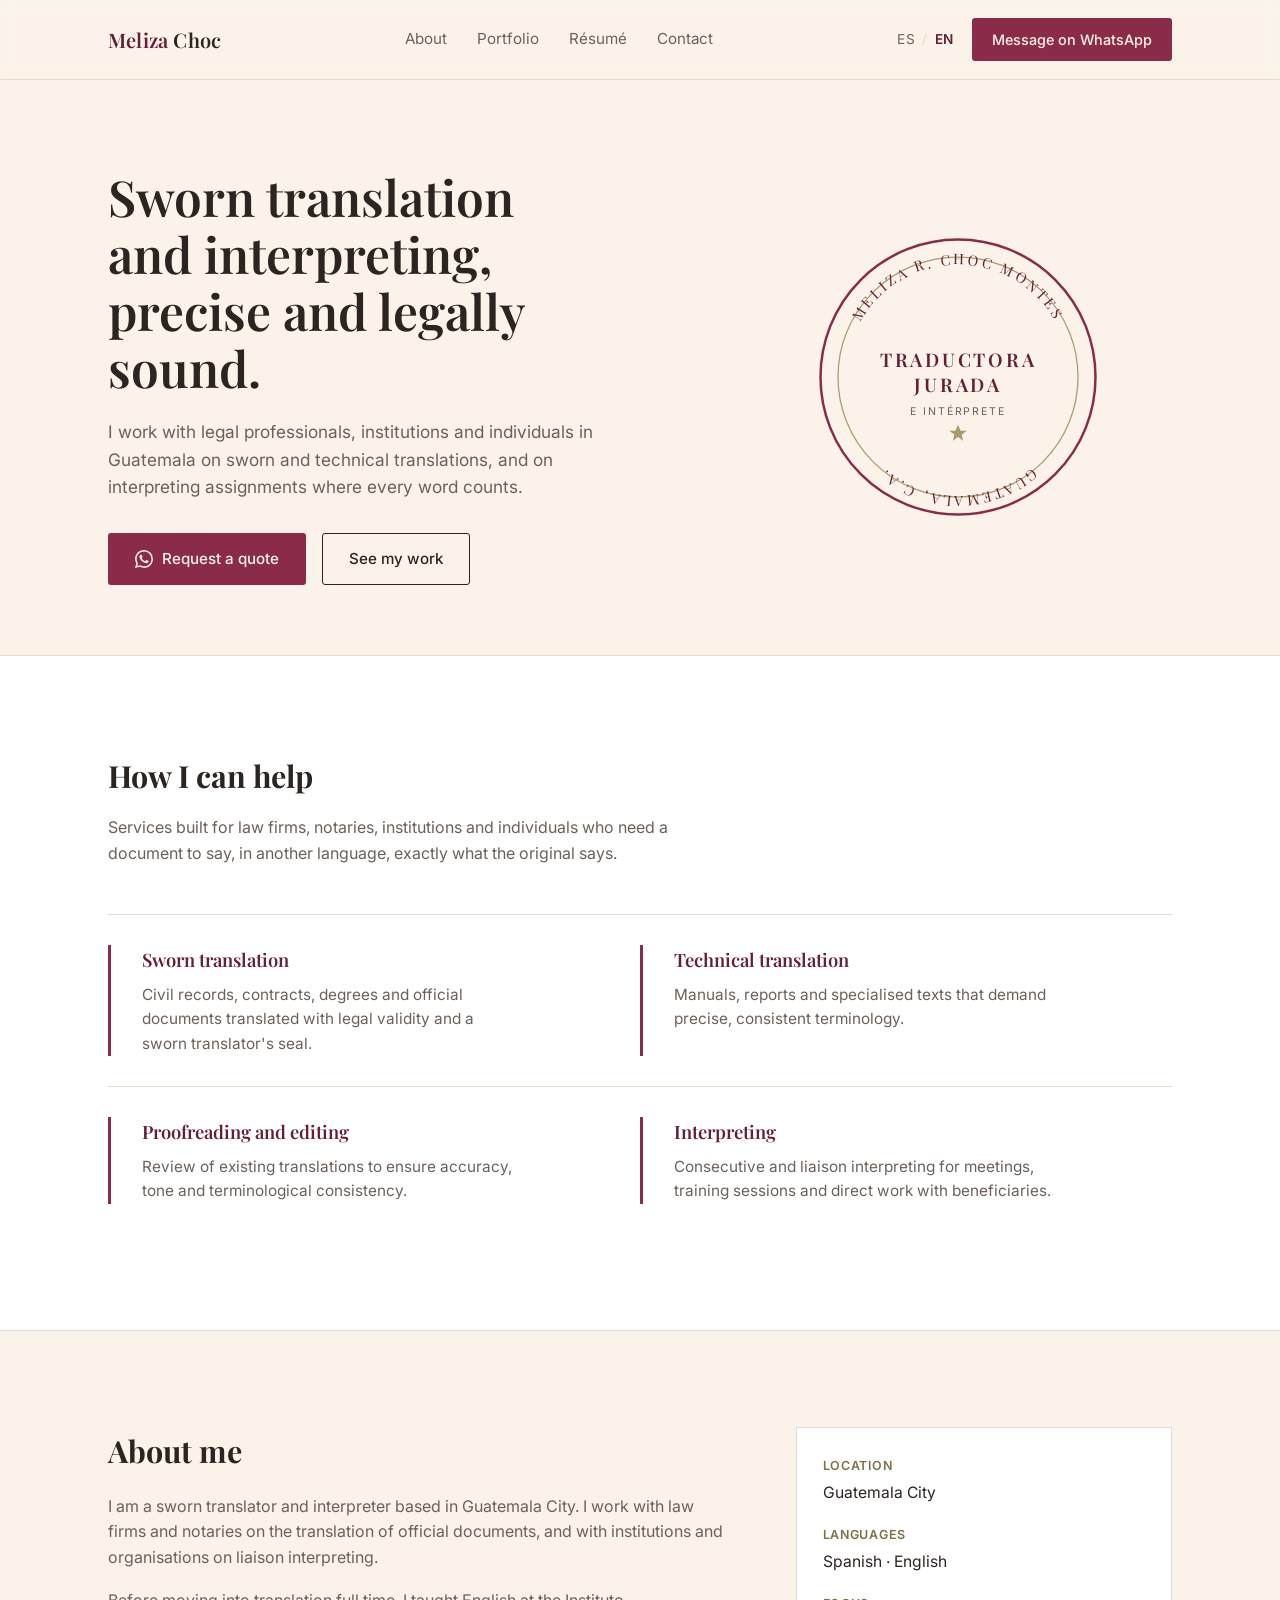
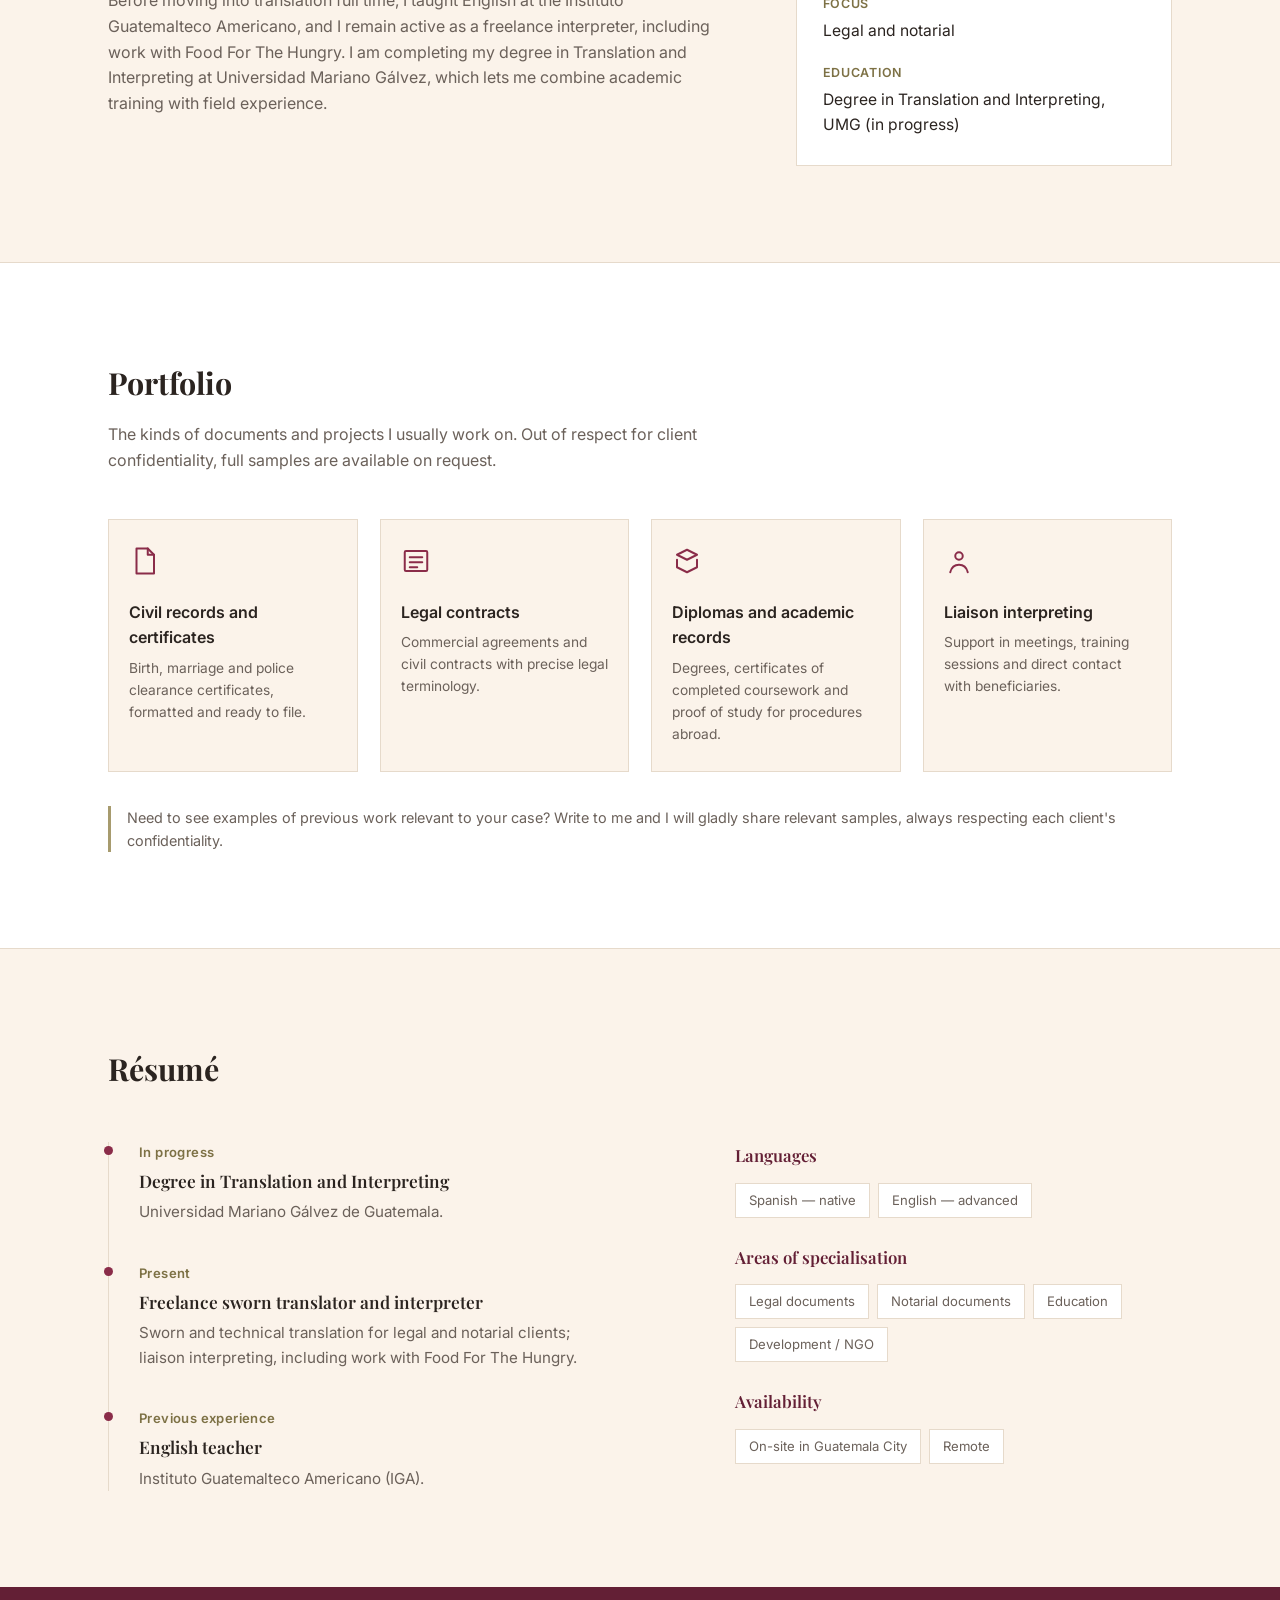
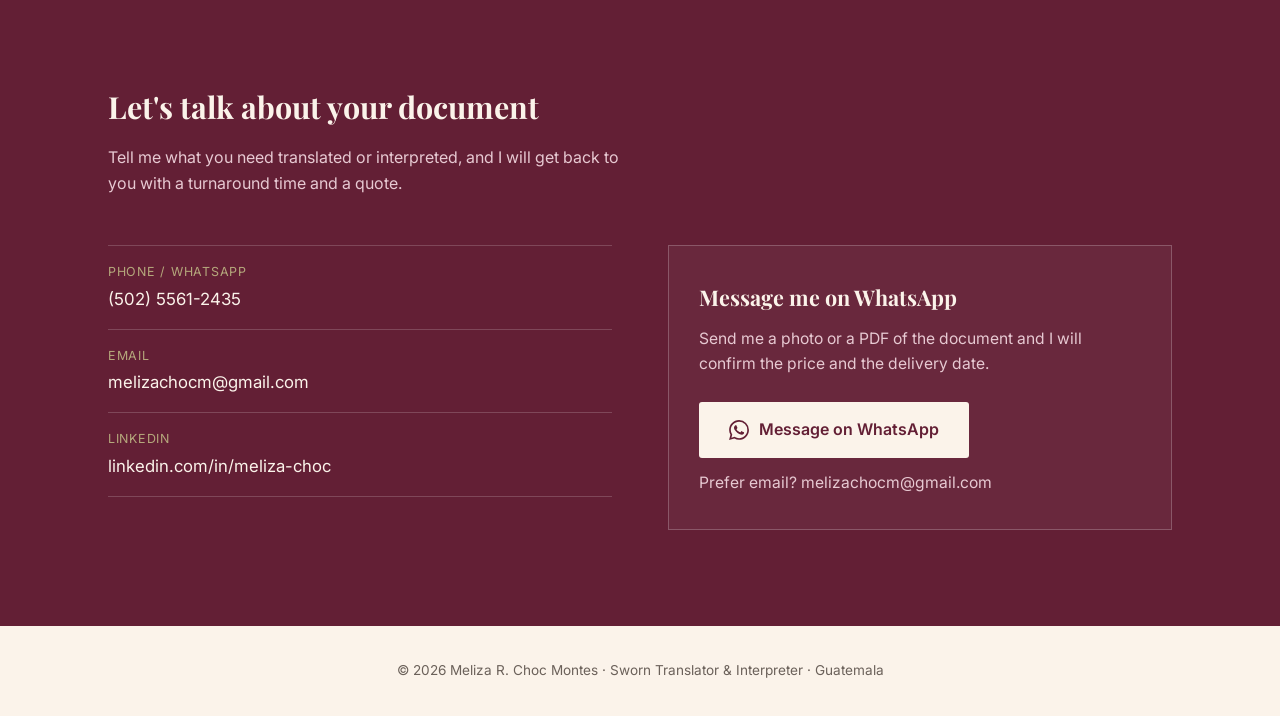
<file: en/index.html>
<!DOCTYPE html>
<html lang="en">
<head>
<meta charset="UTF-8">
<meta name="viewport" content="width=device-width, initial-scale=1.0">

<title>Sworn Translator &amp; Interpreter in Guatemala | Meliza Choc</title>
<meta name="description" content="Sworn Spanish–English translation in Guatemala: civil records, contracts, diplomas and official documents with legal validity. Also technical translation, proofreading and interpreting.">

<link rel="canonical" href="https://melizachoc.github.io/webpersonal/en/">
<link rel="alternate" hreflang="es" href="https://melizachoc.github.io/webpersonal/">
<link rel="alternate" hreflang="en" href="https://melizachoc.github.io/webpersonal/en/">
<link rel="alternate" hreflang="x-default" href="https://melizachoc.github.io/webpersonal/">

<meta property="og:type" content="website">
<meta property="og:site_name" content="Meliza R. Choc Montes">
<meta property="og:locale" content="en_US">
<meta property="og:locale:alternate" content="es_GT">
<meta property="og:title" content="Sworn Translator &amp; Interpreter in Guatemala | Meliza Choc">
<meta property="og:description" content="Sworn Spanish–English translation in Guatemala: civil records, contracts, diplomas and official documents with legal validity.">
<meta property="og:url" content="https://melizachoc.github.io/webpersonal/en/">
<meta property="og:image" content="https://melizachoc.github.io/webpersonal/assets/img/og-image.png">
<meta property="og:image:width" content="1200">
<meta property="og:image:height" content="630">
<meta property="og:image:alt" content="Seal of Meliza R. Choc Montes, sworn translator and interpreter, Guatemala.">
<meta name="twitter:card" content="summary_large_image">

<link rel="icon" href="../assets/img/favicon.svg" type="image/svg+xml">
<link rel="apple-touch-icon" href="../assets/img/apple-touch-icon.png">
<meta name="theme-color" content="#8A2C49">

<link rel="preconnect" href="https://fonts.googleapis.com">
<link rel="preconnect" href="https://fonts.gstatic.com" crossorigin>
<link href="https://fonts.googleapis.com/css2?family=Playfair+Display:ital,wght@0,500;0,600;0,700;1,500&family=Inter:wght@400;500;600&display=swap" rel="stylesheet">
<link rel="stylesheet" href="../assets/css/styles.css">

<script type="application/ld+json">
{
  "@context": "https://schema.org",
  "@type": "ProfessionalService",
  "name": "Meliza R. Choc Montes — Sworn Translator and Interpreter",
  "description": "Sworn translation, technical translation, proofreading and interpreting between Spanish and English in Guatemala.",
  "url": "https://melizachoc.github.io/webpersonal/en/",
  "telephone": "+502-5561-2435",
  "email": "melizachocm@gmail.com",
  "areaServed": { "@type": "Country", "name": "Guatemala" },
  "availableLanguage": ["es", "en"],
  "sameAs": ["https://linkedin.com/in/meliza-choc"],
  "founder": {
    "@type": "Person",
    "name": "Meliza R. Choc Montes",
    "jobTitle": "Sworn translator and interpreter",
    "knowsLanguage": ["es", "en"]
  }
}
</script>
</head>
<body>

<a class="skip-link" href="#top">Skip to content</a>

<header class="site-nav">
  <div class="nav-inner">
    <a class="brand" href="#top">Meliza <span>Choc</span></a>
    <nav class="links" id="navLinks" aria-label="Main">
      <a href="#sobre-mi">About</a>
      <a href="#portafolio">Portfolio</a>
      <a href="#curriculum">Résumé</a>
      <a href="#contacto">Contact</a>
      <a class="nav-menu-cta" href="https://wa.me/50255612435?text=Hi%20Meliza%2C%20I%20need%20a%20translation%20and%20would%20like%20a%20quote." target="_blank" rel="noopener">Message on WhatsApp</a>
    </nav>
    <div class="nav-right">
      <p class="lang-switch">
        <a href="../" hreflang="es" lang="es">ES</a>
        <span class="sep" aria-hidden="true">/</span>
        <span class="current" aria-current="true">EN</span>
      </p>
      <a class="nav-cta" href="https://wa.me/50255612435?text=Hi%20Meliza%2C%20I%20need%20a%20translation%20and%20would%20like%20a%20quote." target="_blank" rel="noopener">Message on WhatsApp</a>
      <button class="burger" id="burgerBtn" aria-label="Open menu" aria-expanded="false" aria-controls="navLinks">
        <span></span><span></span><span></span>
      </button>
    </div>
  </div>
</header>

<main id="top" tabindex="-1">

  <!-- HERO -->
  <section class="hero">
    <div class="wrap">
      <div>
        <h1>Sworn translation and interpreting, precise and legally sound.</h1>
        <p class="lede">I work with legal professionals, institutions and individuals in Guatemala on sworn and technical translations, and on interpreting assignments where every word counts.</p>
        <div class="cta-row">
          <a class="btn btn-primary" href="https://wa.me/50255612435?text=Hi%20Meliza%2C%20I%20need%20a%20translation%20and%20would%20like%20a%20quote." target="_blank" rel="noopener">
            <svg viewBox="0 0 24 24" aria-hidden="true"><path d="M17.472 14.382c-.297-.149-1.758-.867-2.03-.967-.273-.099-.471-.148-.67.15-.197.297-.767.966-.94 1.164-.173.199-.347.223-.644.075-.297-.15-1.255-.463-2.39-1.475-.883-.788-1.48-1.761-1.653-2.059-.173-.297-.018-.458.13-.606.134-.133.298-.347.446-.52.149-.174.198-.298.298-.497.099-.198.05-.371-.025-.52-.075-.149-.669-1.612-.916-2.207-.242-.579-.487-.5-.669-.51-.173-.008-.371-.01-.57-.01-.198 0-.52.074-.792.372-.272.297-1.04 1.016-1.04 2.479 0 1.462 1.065 2.875 1.213 3.074.149.198 2.096 3.2 5.077 4.487.709.306 1.262.489 1.694.625.712.227 1.36.195 1.871.118.571-.085 1.758-.719 2.006-1.413.248-.694.248-1.289.173-1.413-.074-.124-.272-.198-.57-.347m-5.421 7.403h-.004a9.87 9.87 0 01-5.031-1.378l-.361-.214-3.741.982.998-3.648-.235-.374a9.86 9.86 0 01-1.51-5.26c.001-5.45 4.436-9.884 9.888-9.884 2.64 0 5.122 1.03 6.988 2.898a9.825 9.825 0 012.893 6.994c-.003 5.45-4.437 9.884-9.885 9.884m8.413-18.297A11.815 11.815 0 0012.05 0C5.495 0 .16 5.335.157 11.892c0 2.096.547 4.142 1.588 5.945L.057 24l6.305-1.654a11.882 11.882 0 005.683 1.448h.005c6.554 0 11.89-5.335 11.893-11.893A11.821 11.821 0 0020.465 3.488"/></svg>
            Request a quote
          </a>
          <a class="btn btn-ghost" href="#portafolio">See my work</a>
        </div>
      </div>
      <div class="seal-wrap">
        <svg class="seal" viewBox="0 0 240 240" xmlns="http://www.w3.org/2000/svg" role="img" aria-labelledby="sealTitle">
          <title id="sealTitle">Seal of Meliza R. Choc Montes, sworn translator and interpreter, Guatemala, C.A.</title>
          <circle class="ring" cx="120" cy="120" r="110"/>
          <circle class="ring-inner" cx="120" cy="120" r="96"/>
          <path id="curveTop" d="M 30,120 A 90,90 0 0 1 210,120" fill="none"/>
          <path id="curveBottom" d="M 210,125 A 90,90 0 0 1 30,125" fill="none"/>
          <text><textPath href="#curveTop" startOffset="50%" text-anchor="middle">MELIZA R. CHOC MONTES</textPath></text>
          <text><textPath href="#curveBottom" startOffset="50%" text-anchor="middle">GUATEMALA, C.A.</textPath></text>
          <text x="120" y="112" text-anchor="middle" class="center-word">TRADUCTORA</text>
          <text x="120" y="132" text-anchor="middle" class="center-word">JURADA</text>
          <text x="120" y="150" text-anchor="middle" class="center-sub">E INTÉRPRETE</text>
          <polygon class="star" points="120,158 122,163 127,163 123,166 124,171 120,168 116,171 117,166 113,163 118,163"/>
        </svg>
      </div>
    </div>
  </section>

  <!-- SERVICES -->
  <section class="servicios">
    <div class="wrap">
      <h2>How I can help</h2>
      <p class="intro">Services built for law firms, notaries, institutions and individuals who need a document to say, in another language, exactly what the original says.</p>
      <div class="service-list">
        <div class="service-item">
          <h3>Sworn translation</h3>
          <p>Civil records, contracts, degrees and official documents translated with legal validity and a sworn translator's seal.</p>
        </div>
        <div class="service-item">
          <h3>Technical translation</h3>
          <p>Manuals, reports and specialised texts that demand precise, consistent terminology.</p>
        </div>
        <div class="service-item">
          <h3>Proofreading and editing</h3>
          <p>Review of existing translations to ensure accuracy, tone and terminological consistency.</p>
        </div>
        <div class="service-item">
          <h3>Interpreting</h3>
          <p>Consecutive and liaison interpreting for meetings, training sessions and direct work with beneficiaries.</p>
        </div>
      </div>
    </div>
  </section>

  <!-- ABOUT -->
  <section class="about" id="sobre-mi">
    <div class="wrap">
      <div>
        <h2>About me</h2>
        <p>I am a sworn translator and interpreter based in Guatemala City. I work with law firms and notaries on the translation of official documents, and with institutions and organisations on liaison interpreting.</p>
        <p>Before moving into translation full time, I taught English at the Instituto Guatemalteco Americano, and I remain active as a freelance interpreter, including work with Food For The Hungry. I am completing my degree in Translation and Interpreting at Universidad Mariano Gálvez, which lets me combine academic training with field experience.</p>
      </div>
      <dl class="about-facts">
        <div><dt>Location</dt><dd>Guatemala City</dd></div>
        <div><dt>Languages</dt><dd>Spanish · English</dd></div>
        <div><dt>Focus</dt><dd>Legal and notarial</dd></div>
        <div><dt>Education</dt><dd>Degree in Translation and Interpreting, UMG (in progress)</dd></div>
      </dl>
    </div>
  </section>

  <!-- PORTFOLIO -->
  <section class="portafolio" id="portafolio">
    <div class="wrap">
      <h2>Portfolio</h2>
      <p class="intro">The kinds of documents and projects I usually work on. Out of respect for client confidentiality, full samples are available on request.</p>
      <div class="doc-grid">
        <div class="doc-card">
          <svg viewBox="0 0 24 24" fill="none" stroke-width="1.6" stroke-linecap="round" stroke-linejoin="round" aria-hidden="true"><path d="M6 2h9l5 5v15H6z"/><path d="M15 2v5h5"/></svg>
          <h4>Civil records and certificates</h4>
          <p>Birth, marriage and police clearance certificates, formatted and ready to file.</p>
        </div>
        <div class="doc-card">
          <svg viewBox="0 0 24 24" fill="none" stroke-width="1.6" stroke-linecap="round" stroke-linejoin="round" aria-hidden="true"><rect x="3" y="4" width="18" height="16" rx="1"/><path d="M7 9h10M7 13h10M7 17h6"/></svg>
          <h4>Legal contracts</h4>
          <p>Commercial agreements and civil contracts with precise legal terminology.</p>
        </div>
        <div class="doc-card">
          <svg viewBox="0 0 24 24" fill="none" stroke-width="1.6" stroke-linecap="round" stroke-linejoin="round" aria-hidden="true"><path d="M12 3l8 4-8 4-8-4z"/><path d="M4 11v6l8 4 8-4v-6"/></svg>
          <h4>Diplomas and academic records</h4>
          <p>Degrees, certificates of completed coursework and proof of study for procedures abroad.</p>
        </div>
        <div class="doc-card">
          <svg viewBox="0 0 24 24" fill="none" stroke-width="1.6" stroke-linecap="round" stroke-linejoin="round" aria-hidden="true"><circle cx="12" cy="8" r="3"/><path d="M5 21c1-4 4-6 7-6s6 2 7 6"/></svg>
          <h4>Liaison interpreting</h4>
          <p>Support in meetings, training sessions and direct contact with beneficiaries.</p>
        </div>
      </div>
      <p class="confid-note">Need to see examples of previous work relevant to your case? Write to me and I will gladly share relevant samples, always respecting each client's confidentiality.</p>
    </div>
  </section>

  <!-- RÉSUMÉ -->
  <section class="cv" id="curriculum">
    <div class="wrap">
      <h2>Résumé</h2>
      <div class="cv-grid">
        <div class="timeline">
          <div class="tl-item">
            <div class="tl-year">In progress</div>
            <h3>Degree in Translation and Interpreting</h3>
            <p>Universidad Mariano Gálvez de Guatemala.</p>
          </div>
          <div class="tl-item">
            <div class="tl-year">Present</div>
            <h3>Freelance sworn translator and interpreter</h3>
            <p>Sworn and technical translation for legal and notarial clients; liaison interpreting, including work with Food For The Hungry.</p>
          </div>
          <div class="tl-item">
            <div class="tl-year">Previous experience</div>
            <h3>English teacher</h3>
            <p>Instituto Guatemalteco Americano (IGA).</p>
          </div>
        </div>
        <div class="skills">
          <div class="skill-block">
            <h3>Languages</h3>
            <div class="tag-row">
              <span class="tag">Spanish — native</span>
              <span class="tag">English — advanced</span>
            </div>
          </div>
          <div class="skill-block">
            <h3>Areas of specialisation</h3>
            <div class="tag-row">
              <span class="tag">Legal documents</span>
              <span class="tag">Notarial documents</span>
              <span class="tag">Education</span>
              <span class="tag">Development / NGO</span>
            </div>
          </div>
          <div class="skill-block">
            <h3>Availability</h3>
            <div class="tag-row">
              <span class="tag">On-site in Guatemala City</span>
              <span class="tag">Remote</span>
            </div>
          </div>
        </div>
      </div>
    </div>
  </section>

  <!-- CONTACT -->
  <section class="contacto" id="contacto">
    <div class="wrap">
      <h2>Let's talk about your document</h2>
      <p class="intro">Tell me what you need translated or interpreted, and I will get back to you with a turnaround time and a quote.</p>
      <div class="contact-grid">
        <ul class="contact-list">
          <li>
            <div class="label">Phone / WhatsApp</div>
            <div class="value"><a href="https://wa.me/50255612435" target="_blank" rel="noopener">(502) 5561-2435</a></div>
          </li>
          <li>
            <div class="label">Email</div>
            <div class="value"><a href="mailto:melizachocm@gmail.com">melizachocm@gmail.com</a></div>
          </li>
          <li>
            <div class="label">LinkedIn</div>
            <div class="value"><a href="https://linkedin.com/in/meliza-choc" target="_blank" rel="noopener">linkedin.com/in/meliza-choc</a></div>
          </li>
        </ul>
        <div class="contact-cta">
          <h3>Message me on WhatsApp</h3>
          <p>Send me a photo or a PDF of the document and I will confirm the price and the delivery date.</p>
          <a class="btn-wa" href="https://wa.me/50255612435?text=Hi%20Meliza%2C%20I%20need%20a%20translation%20and%20would%20like%20a%20quote." target="_blank" rel="noopener">
            <svg viewBox="0 0 24 24" aria-hidden="true"><path d="M17.472 14.382c-.297-.149-1.758-.867-2.03-.967-.273-.099-.471-.148-.67.15-.197.297-.767.966-.94 1.164-.173.199-.347.223-.644.075-.297-.15-1.255-.463-2.39-1.475-.883-.788-1.48-1.761-1.653-2.059-.173-.297-.018-.458.13-.606.134-.133.298-.347.446-.52.149-.174.198-.298.298-.497.099-.198.05-.371-.025-.52-.075-.149-.669-1.612-.916-2.207-.242-.579-.487-.5-.669-.51-.173-.008-.371-.01-.57-.01-.198 0-.52.074-.792.372-.272.297-1.04 1.016-1.04 2.479 0 1.462 1.065 2.875 1.213 3.074.149.198 2.096 3.2 5.077 4.487.709.306 1.262.489 1.694.625.712.227 1.36.195 1.871.118.571-.085 1.758-.719 2.006-1.413.248-.694.248-1.289.173-1.413-.074-.124-.272-.198-.57-.347m-5.421 7.403h-.004a9.87 9.87 0 01-5.031-1.378l-.361-.214-3.741.982.998-3.648-.235-.374a9.86 9.86 0 01-1.51-5.26c.001-5.45 4.436-9.884 9.888-9.884 2.64 0 5.122 1.03 6.988 2.898a9.825 9.825 0 012.893 6.994c-.003 5.45-4.437 9.884-9.885 9.884m8.413-18.297A11.815 11.815 0 0012.05 0C5.495 0 .16 5.335.157 11.892c0 2.096.547 4.142 1.588 5.945L.057 24l6.305-1.654a11.882 11.882 0 005.683 1.448h.005c6.554 0 11.89-5.335 11.893-11.893A11.821 11.821 0 0020.465 3.488"/></svg>
            Message on WhatsApp
          </a>
          <p class="cta-note">Prefer email? <a href="mailto:melizachocm@gmail.com">melizachocm@gmail.com</a></p>
        </div>
      </div>
    </div>
  </section>

</main>

<a class="wa-float" href="https://wa.me/50255612435?text=Hi%20Meliza%2C%20I%20need%20a%20translation%20and%20would%20like%20a%20quote." target="_blank" rel="noopener">
  <svg viewBox="0 0 24 24" aria-hidden="true"><path d="M17.472 14.382c-.297-.149-1.758-.867-2.03-.967-.273-.099-.471-.148-.67.15-.197.297-.767.966-.94 1.164-.173.199-.347.223-.644.075-.297-.15-1.255-.463-2.39-1.475-.883-.788-1.48-1.761-1.653-2.059-.173-.297-.018-.458.13-.606.134-.133.298-.347.446-.52.149-.174.198-.298.298-.497.099-.198.05-.371-.025-.52-.075-.149-.669-1.612-.916-2.207-.242-.579-.487-.5-.669-.51-.173-.008-.371-.01-.57-.01-.198 0-.52.074-.792.372-.272.297-1.04 1.016-1.04 2.479 0 1.462 1.065 2.875 1.213 3.074.149.198 2.096 3.2 5.077 4.487.709.306 1.262.489 1.694.625.712.227 1.36.195 1.871.118.571-.085 1.758-.719 2.006-1.413.248-.694.248-1.289.173-1.413-.074-.124-.272-.198-.57-.347m-5.421 7.403h-.004a9.87 9.87 0 01-5.031-1.378l-.361-.214-3.741.982.998-3.648-.235-.374a9.86 9.86 0 01-1.51-5.26c.001-5.45 4.436-9.884 9.888-9.884 2.64 0 5.122 1.03 6.988 2.898a9.825 9.825 0 012.893 6.994c-.003 5.45-4.437 9.884-9.885 9.884m8.413-18.297A11.815 11.815 0 0012.05 0C5.495 0 .16 5.335.157 11.892c0 2.096.547 4.142 1.588 5.945L.057 24l6.305-1.654a11.882 11.882 0 005.683 1.448h.005c6.554 0 11.89-5.335 11.893-11.893A11.821 11.821 0 0020.465 3.488"/></svg>
  WhatsApp
</a>

<footer>
  © <span id="year"></span> Meliza R. Choc Montes · Sworn Translator &amp; Interpreter · Guatemala
</footer>

<script src="../assets/js/main.js"></script>
</body>
</html>
</file>
<file: assets/css/styles.css>
/* =========================================================
   Meliza R. Choc Montes — Traductora Jurada e Intérprete
   Hoja de estilos compartida por la versión ES (/) y EN (/en/).
   Los bloques siguen el mismo orden que las <section> del HTML.
   ========================================================= */

:root{
  --maroon: #8A2C49;
  --maroon-deep: #631F35;

  /* Olivo: tres variantes por contraste.
     --olive       decorativo (bordes, filetes). Sin requisito de contraste.
     --olive-ink   texto sobre fondo claro. 4.86:1 s/blanco, 4.65:1 s/crema.
     --olive-light texto sobre granate.       4.98:1 s/--maroon-deep.
     El --olive original daba 2.53:1 sobre crema y no cumplía WCAG AA. */
  --olive: #A79B6E;
  --olive-ink: #7D7145;
  --olive-light: #B5A87C;

  --cream: #FBF3EA;
  --paper: #FFFFFF;
  --ink: #2B2420;
  --ink-soft: #6B615A;
  --line: #E6DACB;
  --radius: 3px;
  --wrap: 1120px;
  --wa: #25D366;
}
*{box-sizing:border-box; margin:0; padding:0;}
html{scroll-behavior:smooth;}
body{
  font-family:'Inter', system-ui, -apple-system, 'Segoe UI', sans-serif;
  color:var(--ink);
  background:var(--cream);
  line-height:1.6;
  font-size:16px;
  -webkit-font-smoothing:antialiased;
}
h1,h2,h3,.serif{font-family:'Playfair Display', Georgia, 'Times New Roman', serif;}
a{color:inherit; text-decoration:none;}
img{max-width:100%; display:block;}
.wrap{max-width:var(--wrap); margin:0 auto; padding:0 28px;}
section{padding:96px 0;}
@media (max-width:720px){ section{padding:64px 0;} }

/* Foco visible para navegación con teclado. */
:focus-visible{outline:2px solid var(--maroon); outline-offset:3px;}
.contacto :focus-visible, .wa-float:focus-visible, .nav-cta:focus-visible{outline-color:var(--cream);}
.wa-float:focus-visible{outline-offset:4px;}

@media (prefers-reduced-motion: reduce){
  html{scroll-behavior:auto;}
  *,*::before,*::after{
    animation-duration:.01ms !important; animation-iteration-count:1 !important;
    transition-duration:.01ms !important;
  }
}

.skip-link{
  position:absolute; left:-9999px; top:0; z-index:100;
  background:var(--maroon); color:var(--cream);
  padding:12px 22px; font-size:0.95rem;
}
.skip-link:focus{left:0;}

.visually-hidden{
  position:absolute; width:1px; height:1px; padding:0; margin:-1px;
  overflow:hidden; clip:rect(0 0 0 0); white-space:nowrap; border:0;
}

/* ---------- NAV ---------- */
header.site-nav{
  position:sticky; top:0; z-index:40;
  background:rgba(251,243,234,0.92);
  backdrop-filter:blur(6px);
  border-bottom:1px solid var(--line);
}
.nav-inner{
  max-width:var(--wrap); margin:0 auto; padding:18px 28px;
  display:flex; align-items:center; justify-content:space-between; gap:20px;
}
.brand{font-family:'Playfair Display', Georgia, serif; font-weight:600; font-size:1.25rem; color:var(--maroon-deep); letter-spacing:0.01em; white-space:nowrap;}
.brand span{color:var(--ink);}
nav.links{display:flex; align-items:center; gap:30px; font-size:0.95rem; color:var(--ink-soft);}
nav.links a:hover{color:var(--maroon);}
.nav-right{display:flex; align-items:center; gap:18px;}

/* Selector de idioma */
.lang-switch{display:flex; align-items:center; gap:7px; font-size:0.85rem; letter-spacing:0.04em;}
.lang-switch .current{color:var(--maroon-deep); font-weight:600;}
.lang-switch .sep{color:var(--line);}
.lang-switch a{color:var(--ink-soft);}
.lang-switch a:hover{color:var(--maroon);}

.nav-cta{
  background:var(--maroon); color:var(--cream); padding:10px 20px;
  border-radius:var(--radius); font-size:0.9rem; font-weight:500;
  white-space:nowrap;
}
.nav-cta:hover{background:var(--maroon-deep); color:var(--cream);}
.burger{display:none; flex-direction:column; gap:5px; background:none; border:none; cursor:pointer; padding:6px;}
.burger span{width:24px; height:2px; background:var(--ink); display:block;}

@media (max-width:860px){
  nav.links{
    position:absolute; top:100%; left:0; right:0;
    background:var(--paper); flex-direction:column; align-items:stretch; gap:0;
    max-height:0; overflow:hidden;
    /* visibility evita que los enlaces sigan siendo enfocables con Tab
       mientras el menú está cerrado; se retrasa hasta terminar la animación. */
    visibility:hidden;
    transition:max-height .25s ease, visibility 0s linear .25s;
    border-bottom:1px solid var(--line);
  }
  nav.links.open{
    max-height:420px; visibility:visible;
    transition:max-height .25s ease, visibility 0s linear 0s;
  }
  nav.links a{padding:14px 28px; border-top:1px solid var(--line);}
  .nav-menu-cta{color:var(--maroon-deep); font-weight:600;}
  .burger{display:flex;}
  .nav-right .nav-cta{display:none;}
  .lang-switch{margin-left:auto;}
}
/* En escritorio el WhatsApp del menú desplegable sobra: ya está el botón del nav. */
@media (min-width:861px){ .nav-menu-cta{display:none;} }

/* ---------- BOTÓN FLOTANTE DE WHATSAPP (solo móvil) ----------
   El nav-cta se oculta en <=860px, así que sin esto el único camino de
   conversión del sitio queda invisible en el dispositivo mayoritario. */
.wa-float{
  display:none;
  position:fixed; right:16px; bottom:16px; z-index:50;
  align-items:center; gap:9px;
  background:var(--maroon); color:var(--cream);
  padding:13px 20px; border-radius:999px;
  font-size:0.95rem; font-weight:600;
  box-shadow:0 6px 20px rgba(43,36,32,0.28);
}
.wa-float:hover{background:var(--maroon-deep); color:var(--cream);}
.wa-float svg{width:20px; height:20px; fill:currentColor; flex:none;}
@media (max-width:860px){
  .wa-float{display:flex;}
  /* Aire al final para que el botón no tape el pie de página. */
  footer{padding-bottom:96px;}
}

/* ---------- HERO ---------- */
.hero{padding:88px 0 70px;}
.hero .wrap{
  display:grid; grid-template-columns:1.15fr 0.85fr; gap:56px; align-items:center;
}
@media (max-width:860px){ .hero .wrap{grid-template-columns:1fr; text-align:center;} }
.hero h1{
  font-size:clamp(2.1rem, 4vw, 3.1rem);
  font-weight:600; line-height:1.15; color:var(--ink);
  max-width:15ch;
}
@media (max-width:860px){ .hero h1{max-width:none; margin:0 auto;} }
.hero p.lede{
  margin-top:22px; font-size:1.08rem; color:var(--ink-soft); max-width:46ch;
}
@media (max-width:860px){ .hero p.lede{margin-left:auto; margin-right:auto;} }
.hero .cta-row{margin-top:32px; display:flex; gap:16px; flex-wrap:wrap;}
@media (max-width:860px){ .hero .cta-row{justify-content:center;} }
.btn{
  display:inline-flex; align-items:center; gap:9px;
  padding:13px 26px; border-radius:var(--radius);
  font-size:0.95rem; font-weight:500; border:1px solid transparent;
}
.btn svg{width:18px; height:18px; fill:currentColor; flex:none;}
.btn-primary{background:var(--maroon); color:var(--cream);}
.btn-primary:hover{background:var(--maroon-deep);}
.btn-ghost{border-color:var(--ink); color:var(--ink);}
.btn-ghost:hover{border-color:var(--maroon); color:var(--maroon);}

/* El sello — el único elemento rotundo y memorable. */
.seal-wrap{display:flex; justify-content:center;}
.seal{width:min(300px, 78vw); height:auto;}
.seal .ring{fill:none; stroke:var(--maroon); stroke-width:2;}
.seal .ring-inner{fill:none; stroke:var(--olive); stroke-width:1;}
.seal text{
  font-family:'Playfair Display', Georgia, serif; fill:var(--maroon-deep);
  font-size:11.5px; letter-spacing:2.2px;
}
.seal .center-word{font-size:15px; font-weight:600;}
.seal .center-sub{font-family:'Inter', sans-serif; font-size:8.5px; letter-spacing:1.5px; fill:var(--ink-soft);}
.seal .star{fill:var(--olive);}

/* ---------- SERVICIOS ---------- */
.servicios{background:var(--paper); border-top:1px solid var(--line); border-bottom:1px solid var(--line);}
.servicios h2{font-size:1.9rem; max-width:20ch;}
.servicios .intro{color:var(--ink-soft); max-width:56ch; margin-top:14px;}
.service-list{margin-top:48px; display:grid; grid-template-columns:repeat(2,1fr); gap:0;}
@media (max-width:720px){ .service-list{grid-template-columns:1fr;} }
.service-item{
  position:relative; padding:30px 28px 30px 34px;
  border-top:1px solid var(--line);
}
.service-item::before{
  content:""; position:absolute; left:0; top:30px; bottom:30px; width:3px;
  background:var(--maroon);
}
.service-item h3{font-size:1.15rem; font-weight:600; color:var(--maroon-deep);}
.service-item p{margin-top:8px; color:var(--ink-soft); font-size:0.96rem; max-width:38ch;}

/* ---------- SOBRE MÍ ---------- */
.about .wrap{display:grid; grid-template-columns:1.25fr 0.75fr; gap:60px; align-items:start;}
@media (max-width:860px){ .about .wrap{grid-template-columns:1fr; gap:38px;} }
.about h2{font-size:1.9rem;}
.about p{margin-top:18px; color:var(--ink-soft); max-width:62ch;}
.about-facts{
  border:1px solid var(--line); background:var(--paper);
  padding:28px 26px; display:grid; gap:20px;
}
.about-facts dt{font-size:0.78rem; text-transform:uppercase; letter-spacing:0.06em; color:var(--olive-ink); font-weight:600;}
.about-facts dd{margin-top:4px; font-size:0.98rem; color:var(--ink);}
@media (max-width:860px){ .about-facts{grid-template-columns:repeat(2,1fr);} }
@media (max-width:480px){ .about-facts{grid-template-columns:1fr;} }

/* ---------- PORTAFOLIO ---------- */
.portafolio{background:var(--paper); border-top:1px solid var(--line); border-bottom:1px solid var(--line);}
.portafolio h2{font-size:1.9rem;}
.portafolio .intro{color:var(--ink-soft); max-width:60ch; margin-top:14px;}
.doc-grid{margin-top:46px; display:grid; grid-template-columns:repeat(4,1fr); gap:22px;}
@media (max-width:860px){ .doc-grid{grid-template-columns:repeat(2,1fr);} }
@media (max-width:480px){ .doc-grid{grid-template-columns:1fr;} }
.doc-card{
  background:var(--cream); border:1px solid var(--line);
  padding:26px 20px; text-align:left;
}
.doc-card svg{width:30px; height:30px; stroke:var(--maroon);}
.doc-card h4{margin-top:16px; font-size:1rem; font-weight:600; color:var(--ink);}
.doc-card p{margin-top:6px; font-size:0.86rem; color:var(--ink-soft);}
.confid-note{
  margin-top:34px; font-size:0.9rem; color:var(--ink-soft);
  border-left:3px solid var(--olive); padding-left:16px;
}

/* ---------- CURRÍCULUM ---------- */
.cv h2{font-size:1.9rem;}
.cv-grid{margin-top:48px; display:grid; grid-template-columns:1.3fr 1fr; gap:60px;}
@media (max-width:860px){ .cv-grid{grid-template-columns:1fr;} }
.timeline{border-left:1px solid var(--line); padding-left:30px;}
.tl-item{position:relative; padding-bottom:38px;}
.tl-item:last-child{padding-bottom:0;}
.tl-item::before{
  content:""; position:absolute; left:-35px; top:4px;
  width:9px; height:9px; border-radius:50%; background:var(--maroon);
}
.tl-year{font-size:0.82rem; color:var(--olive-ink); font-weight:600; letter-spacing:0.03em;}
.tl-item h3{margin-top:4px; font-size:1.08rem; font-weight:600;}
.tl-item p{margin-top:6px; color:var(--ink-soft); font-size:0.95rem; max-width:44ch;}
.skills h3{font-size:1.05rem; font-weight:600; color:var(--maroon-deep); margin-bottom:14px;}
.skill-block{margin-bottom:26px;}
.tag-row{display:flex; flex-wrap:wrap; gap:8px; margin-top:10px;}
.tag{
  font-size:0.82rem; padding:6px 13px; border:1px solid var(--line);
  background:var(--paper); color:var(--ink-soft);
}

/* ---------- CONTACTO ---------- */
.contacto{background:var(--maroon-deep); color:var(--cream);}
.contacto h2{color:var(--cream); font-size:1.9rem;}
.contacto .intro{color:#E7C9D2; max-width:52ch; margin-top:14px;}
.contact-grid{margin-top:48px; display:grid; grid-template-columns:1fr 1fr; gap:56px; align-items:start;}
@media (max-width:860px){ .contact-grid{grid-template-columns:1fr; gap:40px;} }
.contact-list{list-style:none;}
.contact-list li{padding:16px 0; border-top:1px solid rgba(255,255,255,0.18);}
.contact-list li:last-child{border-bottom:1px solid rgba(255,255,255,0.18);}
.contact-list .label{font-size:0.78rem; text-transform:uppercase; letter-spacing:0.06em; color:var(--olive-light);}
.contact-list .value{margin-top:4px; font-size:1.05rem;}
.contact-list a:hover{color:var(--olive-light);}

/* Bloque de llamada a la acción que sustituye al antiguo formulario. */
.contact-cta{
  border:1px solid rgba(255,255,255,0.22);
  padding:34px 30px;
  background:rgba(255,255,255,0.04);
}
.contact-cta h3{font-size:1.35rem; color:var(--cream);}
.contact-cta p{margin-top:12px; color:#E7C9D2; font-size:0.98rem; max-width:40ch;}
.btn-wa{
  margin-top:26px;
  display:inline-flex; align-items:center; gap:10px;
  background:var(--cream); color:var(--maroon-deep);
  padding:15px 30px; border-radius:var(--radius);
  font-weight:600; font-size:1rem;
}
.btn-wa:hover{background:var(--olive-light); color:var(--maroon-deep);}
.btn-wa svg{width:20px; height:20px; fill:currentColor; flex:none;}
.cta-note{margin-top:18px; font-size:0.88rem; color:#E7C9D2;}

/* ---------- FOOTER ---------- */
footer{padding:34px 0; text-align:center; font-size:0.85rem; color:var(--ink-soft);}
</file>
